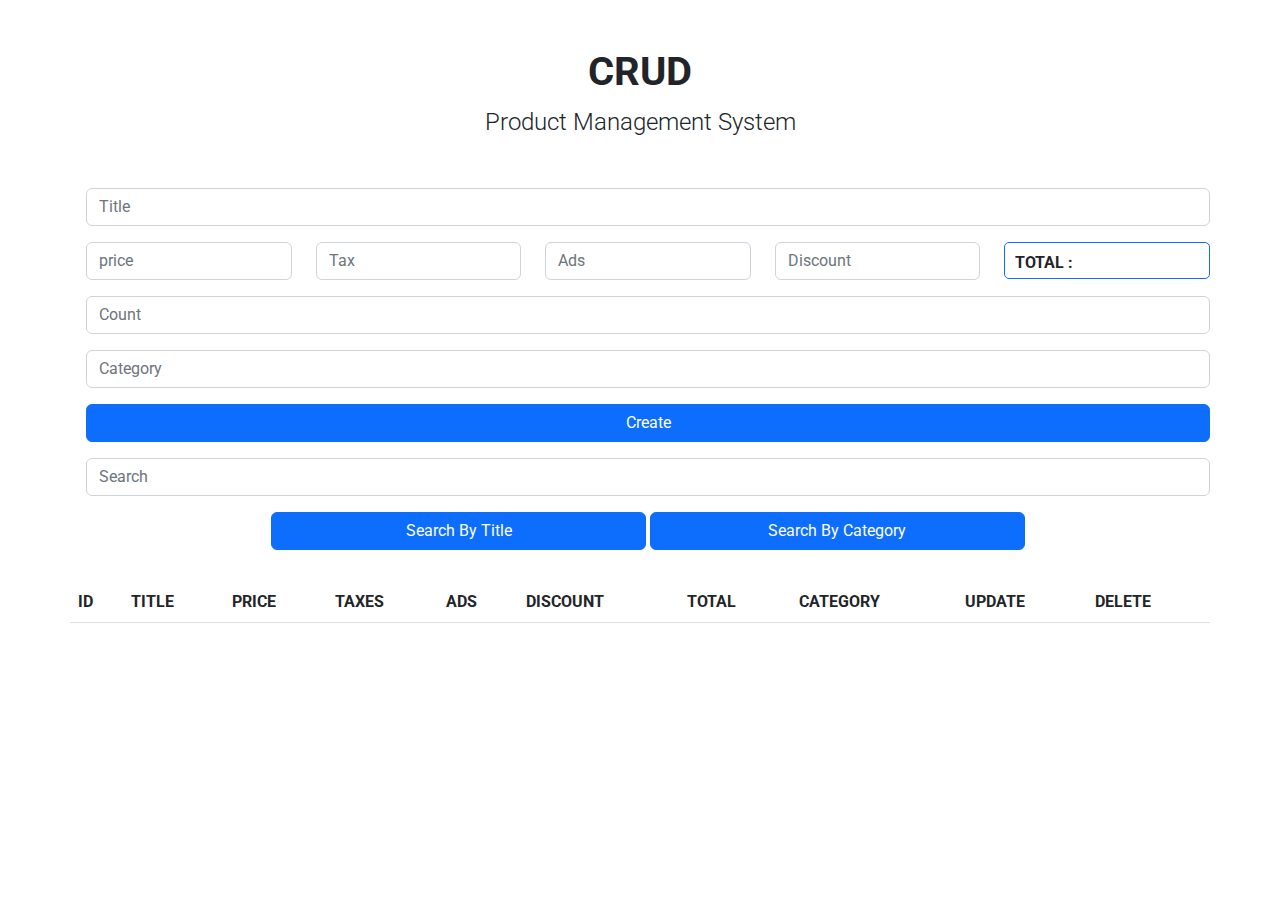
<file: Crud System/index.html>
<!DOCTYPE html>
<html lang="en">
  <head>
    <meta charset="UTF-8" />
    <meta http-equiv="X-UA-Compatible" content="IE=edge" />
    <meta name="viewport" content="width=device-width, initial-scale=1.0" />
    <title>CRUD System</title>
    <link rel="preconnect" href="https://fonts.googleapis.com" />
    <link rel="preconnect" href="https://fonts.gstatic.com" crossorigin />

    <link
      href="https://fonts.googleapis.com/css2?family=Anton&family=Cairo:wght@700&family=Fraunces:opsz,wght@9..144,400;9..144,500;9..144,600&family=Jomhuria&family=Jomolhari&family=Lato:ital,wght@0,100;0,300;0,400;0,700;0,900;1,300;1,900&family=Loved+by+the+King&family=Open+Sans:ital,wght@0,300;0,400;0,700;0,800;1,300&family=Patrick+Hand&family=Roboto:wght@100;300;400&family=Work+Sans:wght@200;300;400;500;600&display=swap"
      rel="stylesheet"
    />

    <link rel="stylesheet" href="css/bootstrap-icons.css" />
    <link rel="stylesheet" href="css/bootstrap.css" />
    <link rel="stylesheet" href="css/master.css" />
    <script src="js/bootstrap.bundle.js"></script>
  </head>

  <body>
    <main class="container-fluid">
      <header class="container text-center mt-5 mb-5">
        <h2 class="fw-bold fs-1">CRUD</h2>
        <p class="lead fs-4">Product Management System</p>
      </header>
      <section class="inputs container ps-3">
        <div class="row mb-3">
          <div class="col">
            <input
              type="text"
              class="form-control"
              placeholder="Title"
              aria-label="Title"
              id="title"
            />
          </div>
        </div>
        <div class="row mb-3">
          <div class="col">
            <input
              onkeyup="getTotal() "
              type="number"
              class="form-control"
              placeholder="price"
              aria-label="First name"
              id="price"
            />
          </div>
          <div class="col">
            <input
              onkeyup="getTotal() "
              type="number"
              class="form-control"
              placeholder="Tax"
              aria-label="Last name"
              id="tax"
            />
          </div>
          <div class="col">
            <input
              onkeyup="getTotal() "
              type="Number"
              class="form-control"
              placeholder="Ads"
              aria-label="First name"
              id="ads"
            />
          </div>
          <div class="col">
            <input
              onkeyup="getTotal() "
              type="number"
              class="form-control"
              placeholder="Discount"
              aria-label="Last name"
              id="discount"
            />
          </div>
          <div class="col">
            <div class="toot" id="total"></div>
          </div>
        </div>
        <div class="row mb-3">
          <div class="col">
            <input
              type="number"
              class="form-control"
              placeholder="Count"
              aria-label="Title"
              id="count"
            />
          </div>
        </div>
        <div class="row mb-3">
          <div class="col">
            <input
              type="text"
              class="form-control"
              placeholder="Category"
              aria-label="Title"
              id="category"
            />
          </div>
        </div>
        <div class="row mb-3">
          <div class="d-grid">
            <button id="create" class="btn btn-primary" type="button">
              Create
            </button>
          </div>
        </div>
        <div class="row mb-3">
          <div class="col">
            <input
              onkeyup="searchData(this.value)"
              type="text"
              class="form-control"
              placeholder="Search"
              aria-label="Title"
              id="search"
            />
          </div>
        </div>
        <div class="row mb-3 text-center search">
          <div class="d-grid gap-2 d-md-block">
            <button
              onclick="changeSearchMood(this.id)"
              id="search-by-title"
              class="btn btn-primary col-md-4"
              type="button"
            >
              Search By Title
            </button>
            <button
              onclick="changeSearchMood(this.id)"
              id="search-by-category"
              class="btn btn-primary col-md-4"
              type="button"
            >
              Search By Category
            </button>
          </div>
        </div>
        <div class="row mb-3">
          <div class="d-grid">
            <button
              onclick="deleteAll()"
              id="delete-all"
              class="btn btn-primary"
              type="button"
            >
              Delete All
            </button>
          </div>
        </div>
      </section>
      <section class="outputs container table-responsive">
        <table class="table table-striped">
          <thead>
            <tr>
              <th scope="col">ID</th>
              <th scope="col">TITLE</th>
              <th scope="col">PRICE</th>
              <th scope="col">TAXES</th>
              <th scope="col">ADS</th>
              <th scope="col">DISCOUNT</th>
              <th scope="col">TOTAL</th>
              <th scope="col">CATEGORY</th>
              <th scope="col">UPDATE</th>
              <th scope="col">DELETE</th>
            </tr>
          </thead>
          <tbody id="tbody"></tbody>
        </table>
      </section>

      <script src="js/master.js"></script>
    </main>
  </body>
</html>
</file>
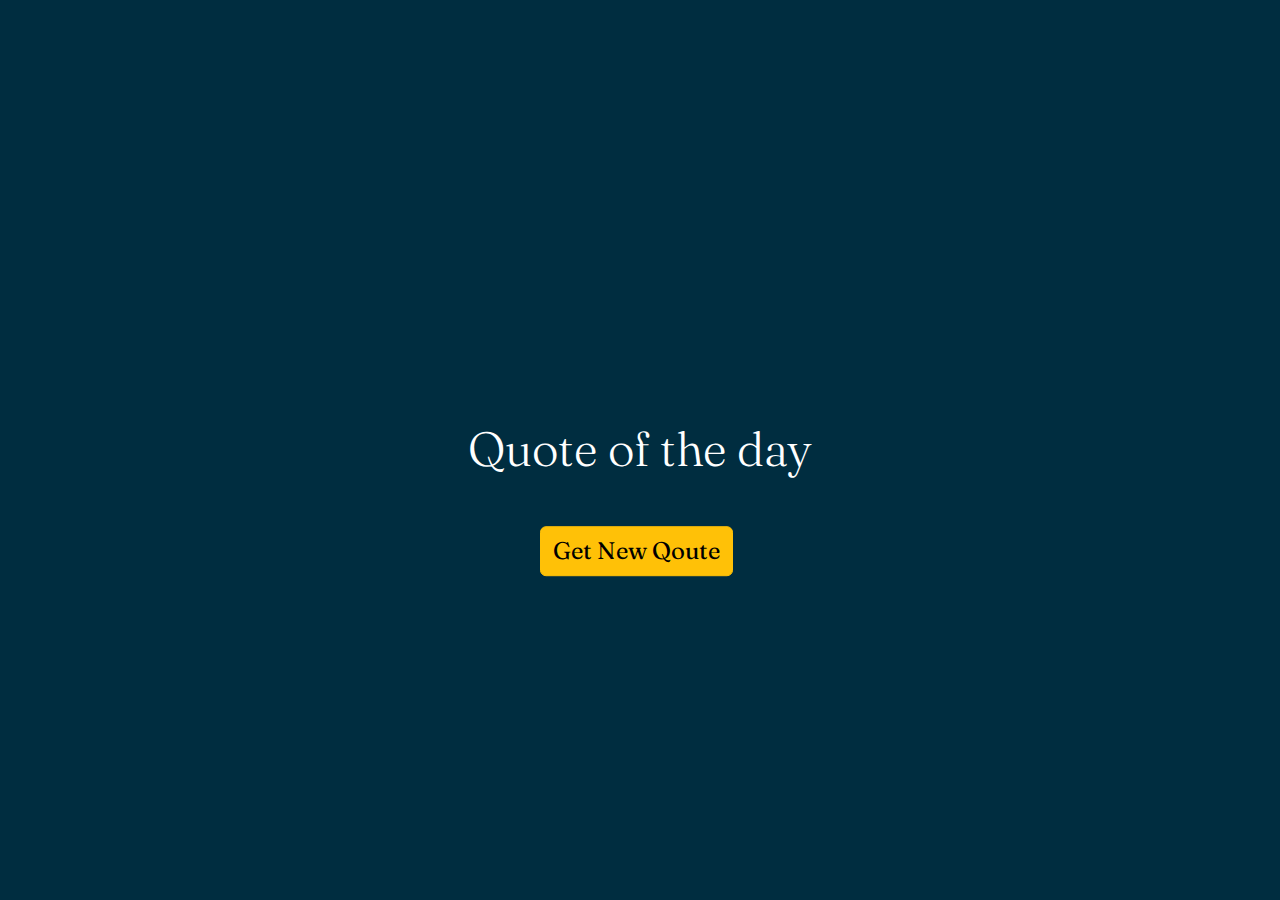
<file: Generate Random Qoutes/index.html>
<!DOCTYPE html>
<html lang="en">
  <head>
    <meta charset="UTF-8" />
    <meta http-equiv="X-UA-Compatible" content="IE=edge" />
    <meta name="viewport" content="width=device-width, initial-scale=1.0" />
    <title>Get New Qoute</title>
   
    <link rel="preconnect" href="https://fonts.googleapis.com">
    <link rel="preconnect" href="https://fonts.gstatic.com" crossorigin>

    <link href="https://fonts.googleapis.com/css2?family=Anton&family=Cairo:wght@700&family=Fraunces:opsz,wght@9..144,400;9..144,500;9..144,600&family=Jomhuria&family=Jomolhari&family=Lato:ital,wght@0,100;0,300;0,400;0,700;0,900;1,300;1,900&family=Loved+by+the+King&family=Open+Sans:ital,wght@0,300;0,400;0,700;0,800;1,300&family=Patrick+Hand&family=Roboto:wght@100;300;400&family=Work+Sans:wght@200;300;400;500;600&display=swap" rel="stylesheet">

    <link rel="icon" href="images/bakery-logo.png" />
    <link rel="stylesheet" href="css/bootstrap-icons.css" />
    <link rel="stylesheet" href="css/bootstrap.css" />
    <link rel="stylesheet" href="css/master.css" />
    <script src="js/bootstrap.bundle.js"></script>
  </head>
  <body>
    <main class="container-fluid ">
        <!-- Start of header -->
        <header>
            <div class="qoute-wrapper container position-absolute top-50 start-50 translate-middle ">
                <div class="row">
                  <div class=" text-center pt-5 ">
                    <h1 class=" mt-5 display-5 text-white">Quote of the day</h1>
                    <h1 id="qoute-text" class="bf mt-3 fw-bold text-white mb-3 "></h1>
                    <p id="qoute-author" class="lead text-white mb-5 fs-3"></p>
                    <button id="qoute-btn" type="button" class="btn btn-warning fs-4 me-2">Get New Qoute</button>
                  </div>
                  
              </div>
        </header>
        <!-- End of header -->
    <script src="js/master.js"></script>
  </body>
</html>
</file>
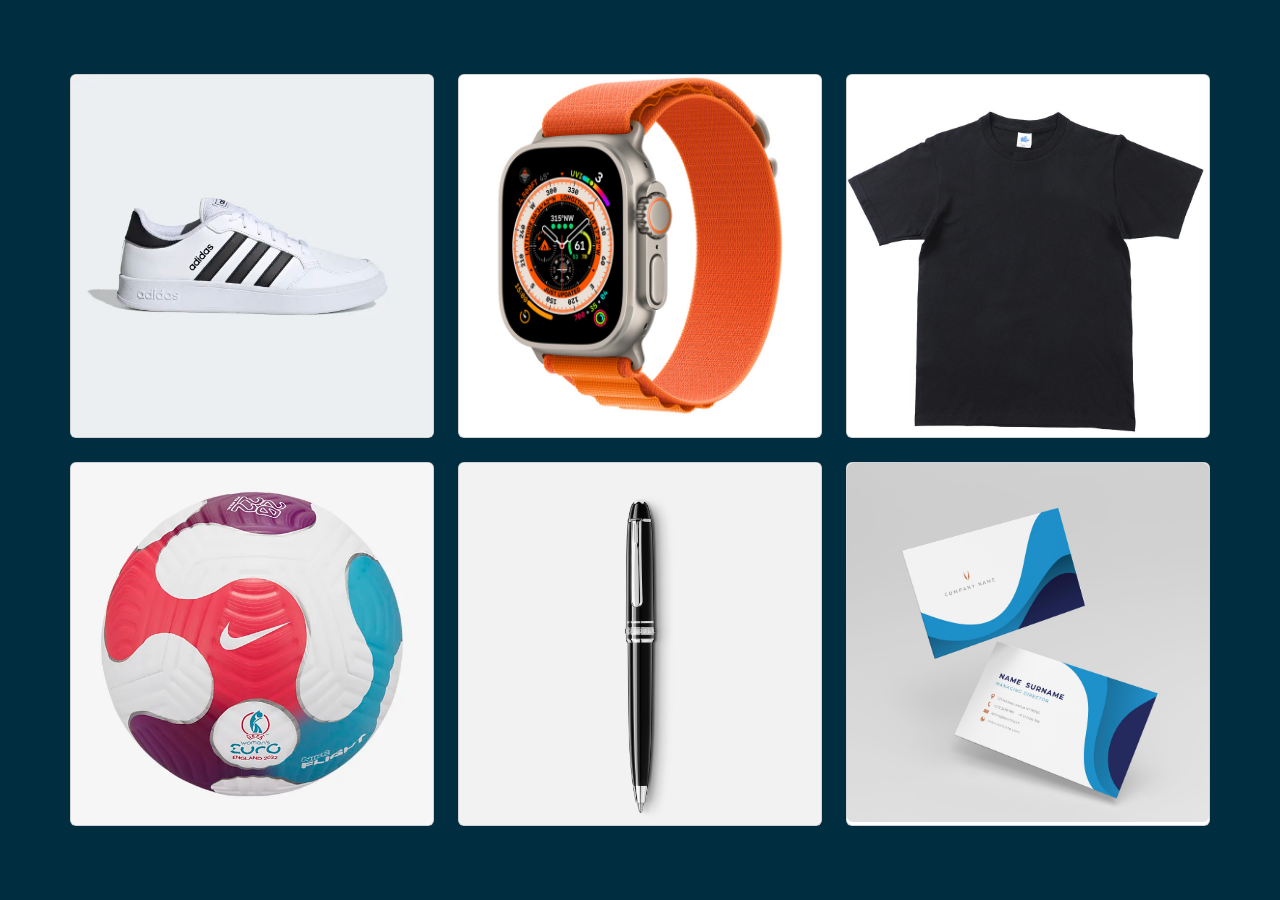
<file: Popup Box/index.html>
<!DOCTYPE html>
<html lang="en">
  <head>
    <meta charset="UTF-8" />
    <meta http-equiv="X-UA-Compatible" content="IE=edge" />
    <meta name="viewport" content="width=device-width, initial-scale=1.0" />
    <title>Popup Box</title>
    <link rel="preconnect" href="https://fonts.googleapis.com">
    <link rel="preconnect" href="https://fonts.gstatic.com" crossorigin>
    <link href="https://fonts.googleapis.com/css2?family=Anton&family=Cairo:wght@700&family=Fraunces:opsz,wght@9..144,400;9..144,500;9..144,600&family=Jomhuria&family=Jomolhari&family=Lato:ital,wght@0,100;0,300;0,400;0,700;0,900;1,300;1,900&family=Loved+by+the+King&family=Open+Sans:ital,wght@0,300;0,400;0,700;0,800;1,300&family=Patrick+Hand&family=Roboto:wght@100;300;400&family=Work+Sans:wght@200;300;400;500;600&display=swap" rel="stylesheet">
    <link rel="icon" href="images/bakery-logo.png" />
    <link rel="stylesheet" href="css/bootstrap-icons.css" />
    <link rel="stylesheet" href="css/bootstrap.css" />
    <link rel="stylesheet" href="css/master.css" />
    <script src="js/bootstrap.bundle.js"></script>
  </head>
  <body>
    <main class="container-fluid ">
        <!-- Start of header -->
        <header>
          <div class="container"> 
          <div class="image-container text-center mx-auto pt-4">
            <div class="row row-cols-1 row-cols-md-3 row-cols-sm-2">
                <div class="col mb-4">
                  <div class="card h-100">
                    <img src="images/shoes.webp" class="card-img-top rounded" alt="...">
                    </div>
                  </div>
                  <div class="col mb-4">
                    <div class="card h-100">
                      <img src="images/watch.jfif" class="card-img-top rounded" alt="...">
                      </div>
                    </div>
                      <div class="col mb-4">
                        <div class="card h-100">
                          <img src="images/tshirt.jpeg" class="card-img-top rounded" alt="...">
                          </div>
                        </div>
                        <div class="col mb-4">
                          <div class="card h-100">
                            <img src="images/ball.webp" class="card-img-top rounded" alt="...">
                            </div>
                          </div>
                        <div class="col mb-4">
                          <div class="card h-100">
                            <img src="images/pen.webp" class="card-img-top rounded" alt="...">
                            </div>
                          </div>
                          <div class="col mb-4">
                            <div class="card h-100">
                              <img src="images/card.jpg" class="card-img-top rounded" alt="...">
                              </div>
                            </div>
              </div>
              </div>
              <div class="popup-image">
                <span>&times;</span>
                <img src="images/shoes.webp" class="card-img-top rounded" alt="...">
                <i class="right-icon bi bi-arrow-right-circle fs-1"></i>
                <i class="left-icon bi bi-arrow-left-circle fs-1"></i>
              </div>
                </div>
        </header>
        <!-- End of header -->
    <script src="js/master.js"></script>
  </body>
</html>
</file>
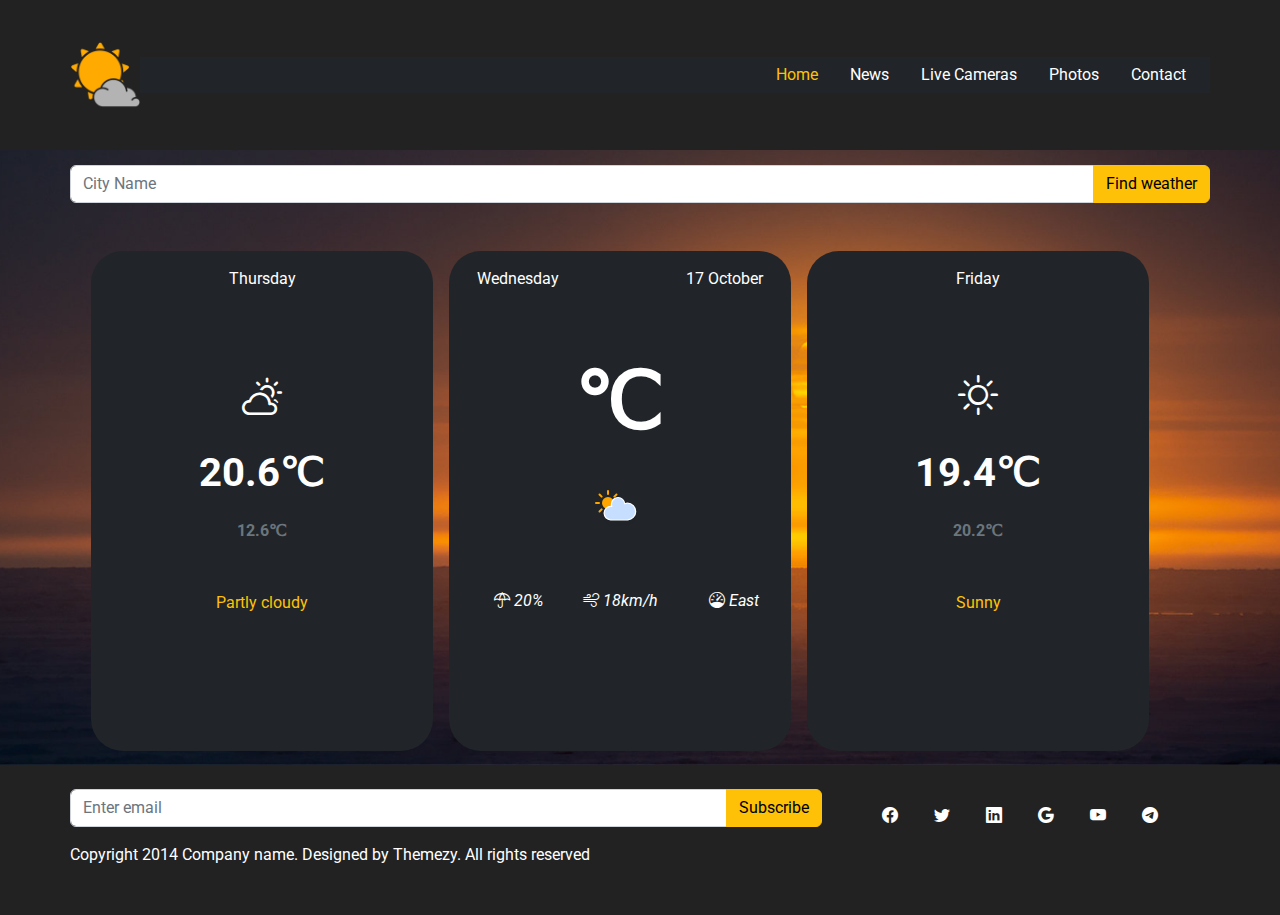
<file: Weather App/index.html>
<!DOCTYPE html>
<html lang="en">
  <head>
    <meta charset="UTF-8" />
    <meta http-equiv="X-UA-Compatible" content="IE=edge" />
    <meta name="viewport" content="width=device-width, initial-scale=1.0" />
    <title>Wethear App</title>
   
    <link rel="preconnect" href="https://fonts.googleapis.com">
    <link rel="preconnect" href="https://fonts.gstatic.com" crossorigin>

    <link href="https://fonts.googleapis.com/css2?family=Anton&family=Cairo:wght@700&family=Fraunces:opsz,wght@9..144,400;9..144,500;9..144,600&family=Jomhuria&family=Jomolhari&family=Lato:ital,wght@0,100;0,300;0,400;0,700;0,900;1,300;1,900&family=Loved+by+the+King&family=Open+Sans:ital,wght@0,300;0,400;0,700;0,800;1,300&family=Patrick+Hand&family=Roboto:wght@100;300;400&family=Work+Sans:wght@200;300;400;500;600&display=swap" rel="stylesheet">

    <link rel="icon" href="" />
    <link rel="stylesheet" href="css/bootstrap-icons.css" />
    <link rel="stylesheet" href="css/bootstrap.css" />
    <link rel="stylesheet" href="css/master.css" />
    <script src="js/bootstrap.bundle.js"></script>
  </head>

  <body>
    <main class="container-fluid ">
       <!-- nav bar  -->
       <nav
       class="navbar navbar-expand-lg sticky-top col-12 position-absolute">
       <div class="container">
     <div class="logo">
      <img src="images/weather-icon-png-11067.png" alt="">     
    </div>
         <button
           class="navbar-toggler text-white "
           type="button"
           data-bs-toggle="collapse"
           data-bs-target="#navbarSupportedContent"
           aria-controls="navbarSupportedContent"
           aria-expanded="false"
           aria-label="Toggle navigation">
           <span class="navbar-toggler-icon bg-warning"></span>
         </button>
         <div class="collapse navbar-collapse bg-dark" id="navbarSupportedContent">
           <ul class="navbar-nav ms-auto mb-2 mb-lg-0 ">
             <li class="nav-item me-md-3">
               <a class="nav-link active display-6 text-warning" href="">Home</a>
             </li>
             <li class="nav-item me-md-3">
               <a class="nav-link display-6" text-white href="">News</a>
             </li>
             <li class="nav-item me-md-3">
               <a class="nav-link display-6" href="">Live Cameras</a>
             </li>
             <li class="nav-item me-md-3">
               <a class="nav-link display-6" href="">Photos</a>
             </li>
             <li class="nav-item me-md-3">
               <a class="nav-link display-6" href="">Contact</a>
             </li>
           </ul>
         </div>
       </div>
     </nav>
     <!-- End of Nav -->

        <!-- Start of header -->
        <header>
            <div class="header-content container">
                <div class="header-content-inner row ">

                  <section class="search">
                  <div class="col-md-12 ">
                    <div class="input-group search-bar">
                      <input id="search-input" type="text" class="form-control" placeholder="City Name" aria-label="Recipient's username" aria-describedby="button-addon2">
                      <button class="btn btn-warning border-rad" type="submit" id="button-addon2" required autocomplete="off">Find weather</button>
                    </div>
                </div>
                  </section>

                  <section class="wethear">
                  <div class="card-cont row row-cols-3 col-md-12 col-sm-12 ">
                    <div class="weather-card-1 col-md-4 col-sm-4 bg-dark mt-5 rounded-5  me-3 card-hidden">
                      <div class="weather-day text-white mt-3 text-center">
                        <span class="">Thursday</span>
                      </div>
                    <div class="w-content">
                    <div class="icon text-center">
                      <i class="bi bi-cloud-sun text-white fs-1  "></i>
                    </div>
                    <div class="celsius-2 text-center">
                      <p class="celsius-degree-large mt-3 text-white fw-bold ">20.6&#8451;</p>
                      <p class="celsius-degree-small text-secondary fw-bold ">12.6&#8451;</p>
                      <p class="weather-condition text-warning  mt-5">Partly cloudy</p>
                    </div>
                    </div>
                    </div>
                    <div class="weather-card-1 col-md-4  col-sm-4 bg-dark mt-5 rounded-5 me-3 ">
                      <div class="weather-day text-white  mt-3">
                        <span class="float-start ms-3">Wednesday</span>
                        <span class="float-end me-3 weather-date">17 October</span>
                      </div>
                      <div class="city text-center">
                        <p id="My-location" class="mt-4 text-warning  fw-bold fs-4"></p>
                      </div>
                      <div class="celsius text-center">
                        <p class="celsius-degree mt-3 text-white fw-bold "><span id="temperature-value"> </span><span id="unit">&#8451;</span> </p>
                      </div>
                      <div class="icon text-center mb-5">
                        <!-- <i id="temperature-icon" class="bi bi-cloud-rain text-white fs-1 text-center"></i> -->
                        <img id="temperature-icon" src="icons/cloudy-and-sun.svg" alt="">
                      </div>
                      <div class="climate text-center">
                        <p id="climate-value" class="weather-condition text-warning "></p>
                      </div>
                      <div class="weather-info row row-cols-3 text-white text-center mt-5">
                        <div>
                          <i class="bi bi-umbrella fs-6 ms-4"> 20%</i>
                        </div>
                        <div>
                          <i class="bi bi-wind fs-6 "> 18km/h</i>
                        </div>
                        <div>
                          <i class="bi bi-speedometer fs-6 "> East</i>
                        </div>
                      </div>
                    </div>
                    <div class="weather-card-1 col-md-4  col-sm-4 bg-dark mt-5 rounded-5 me-3 card-hidden">
                      <div class="weather-day text-white mt-3 text-center">
                        <span class="">Friday</span>
                      </div>
                  <div class="w-content">
                    <div class="icon text-center">
                      <i class="bi bi-brightness-high text-white fs-1  "></i>
                    </div>
                    <div class="celsius-2 text-center">
                      <p class="celsius-degree-large mt-3 text-white fw-bold ">19.4&#8451;</p>
                      <p class="celsius-degree-small text-secondary fw-bold ">20.2&#8451;</p>
                      <p class="weather-condition text-warning mt-5">Sunny</p>
                    </div>
                  </div>
                    </div>
                  </div>
                 </section>
              </div>
        </header>
        <!-- End of header -->

      <!-- Start Footer  -->
      <footer >
        <div class="container pb-2">
          <div class="row align-items-center ">
            <div class="col-lg-8 pr-lg-4 rounded-3">
              <div class="input-group mt-4">
                <input type="text" class="form-control" placeholder="Enter email" aria-label="Recipient's username" aria-describedby="button-addon2">
                <button class="btn btn-warning border-rad" type="button" id="button-addon2">Subscribe</button>
              </div>
                <p class="mt-3 text-white">Copyright 2014 Company name. Designed by Themezy. All rights reserved</p>
            </div>
            <div class="col-lg-4 align-self mb-lg-0 pl-xl-5 ps-5">
                <div class="columns-2 ">
                  <ul class="list-unstyled">
                      <li class="list-inline-item "><a href="#"><i class="bi bi-facebook pe-4 "></i></a></li>
                      <li class="list-inline-item" ><a  href="#"><i class="bi bi-twitter pe-4 "></i></a></li>
                      <li class="list-inline-item"><a href="#"><i class="bi bi-linkedin pe-4 "></i></a></li>
                      <li class="list-inline-item" ><a href="#"><i class="bi bi-google pe-4 "></i></a></li>
                      <li class="list-inline-item" ><a  href="#"><i class="bi bi-youtube pe-4 "></i></a></li>
                      <li class="list-inline-item" ><a  href="#"><i class="bi bi-telegram pe-4 "></i></a></li>
                  </ul>
  </div>
            </div>
          </div>
        </div>
    </footer>
          <!-- End Footer  -->
    <script src="js/master.js"></script>
  </body>
</html>
</file>
<file: Crud System/css/master.css>
:root {
  --main--color: #ff414d;
}

body {
  font-family: "Roboto", sans-serif;
  margin: 0;
  padding: 0;
  box-sizing: border-box;
}
.toot {
  /* width: 200px; */
  height: 37px;
  padding: 4px 10px;
  border: 1px solid #0d6efd;
  border-radius: 5px;
  -webkit-border-radius: 5px;
  -moz-border-radius: 5px;
  -ms-border-radius: 5px;
  -o-border-radius: 5px;
  /* margin-top: 30px; */
  line-height: 2;
  font-weight: bold;
  background-color: #fff;
}
.toot::before {
  content: " TOTAL :  ";
}
#delete-all {
  display: none;
}
#update,
#delete {
  height: 37px;
  padding: 4px 10px;
  border: 1px solid;
  border-radius: 5px;
  -webkit-border-radius: 5px;
  -moz-border-radius: 5px;
  -ms-border-radius: 5px;
  -o-border-radius: 5px;
  background-color: #0d6efd;
  color: white;
  letter-spacing: 2px;
}
#update:hover,
#delete:hover {
  background-color: white;
  color: black;
}
</file>
<file: Generate Random Qoutes/css/master.css>
body {
  font-family: "Fraunces", serif;
  margin: 0;
  padding: 0;
  box-sizing: border-box;
}

/* Start Header */
header {
  background-color: #002d40;
  min-height: 100vh;
  display: flex;
  justify-content: center;
  align-items: center;
}
header h1.bf {
  font-size: 100px;
}
/* End Header */
</file>
<file: Popup Box/css/master.css>
body {
  font-family: "Fraunces", serif;
  margin: 0;
  padding: 0;
  box-sizing: border-box;
}

/* Start Header */
header {
  background-color: #002d40;
  min-height: 100vh;
  padding-top: 0;
  display: flex;
  justify-content: center;
  align-items: center;
}

.card {
  position: relative;
  top: 0;
  transition: top ease 0.5s;
  -webkit-transition: top ease 0.5s;
  -moz-transition: top ease 0.5s;
  -ms-transition: top ease 0.5s;
  -o-transition: top ease 0.5s;
}

.card:hover {
  top: -15px;
  box-shadow: rgba(0, 0, 0, 0.24) 0px 3px 8px;
  cursor: pointer;
}

.popup-image {
  position: fixed;
  top: 0;
  left: 0;
  background: rgba(0, 0, 0, 0.9);
  height: 100%;
  width: 100%;
  z-index: 100;
  display: none;
}
.popup-image span {
  position: absolute;
  top: 0;
  right: 10px;
  font-size: 60px;
  font-weight: bolder;
  color: white;
  cursor: pointer;
  z-index: 100;
}
.popup-image img {
  position: absolute;
  top: 50%;
  left: 50%;
  transform: translate(-50%, -50%);
  -webkit-transform: translate(-50%, -50%);
  -moz-transform: translate(-50%, -50%);
  -ms-transform: translate(-50%, -50%);
  -o-transform: translate(-50%, -50%);
  border: 5px solid #1aa6b7;
  border-radius: 5px;
  -webkit-border-radius: 5px;
  -moz-border-radius: 5px;
  -ms-border-radius: 5px;
  -o-border-radius: 5px;
  width: 750px;
  object-fit: cover;
}
.left-icon {
  position: absolute;
  top: 50%;
  left: 33%;
  transform: translate(-50%, -50%);
  -webkit-transform: translate(-50%, -50%);
  -moz-transform: translate(-50%, -50%);
  -ms-transform: translate(-50%, -50%);
  -o-transform: translate(-50%, -50%);
  cursor: pointer;
}
.right-icon {
  position: absolute;
  top: 50%;
  right: 31%;
  transform: translate(-50%, -50%);
  -webkit-transform: translate(-50%, -50%);
  -moz-transform: translate(-50%, -50%);
  -ms-transform: translate(-50%, -50%);
  -o-transform: translate(-50%, -50%);
  cursor: pointer;
}
@media (max-width: 768px) {
  .popup-image img {
    width: 95%;
  }
}
/* End Header */
</file>
<file: Weather App/css/master.css>
body {
  font-family: "Roboto", sans-serif;
  margin: 0;
  padding: 0;
  box-sizing: border-box;
}

/* Start Navbar */
.navbar {
  height: 150px;
  background-color: #222;
}
.logo {
  overflow: hidden;
}
.logo img {
  width: 70px;
}

.navbar .navbar-nav .nav-item a {
  color: white;
}
.navbar .navbar-nav .nav-item a:hover {
  color: #ffc107;
}

/* End Navbar */

/* Start Header */
header {
  background: url(../images/sun.jpg) center/cover no-repeat;
  height: 85vh;
  display: flex;
  justify-content: center;
  align-items: center;
}
.header-content-inner {
  display: flex;
  justify-content: center;
  align-items: center;
  margin-top: 150px;
}
header h1.bf {
  font-size: 100px;
}
/* End Header */

/* Start footer */
footer {
  min-height: 150px;
  background: #222;
}
.columns-2 ul li a,
.columns-3 ul li a,
.columns-4 ul li a,
.columns-5 i {
  color: white;
  transition: 0.5s;
  -webkit-transition: 0.5s;
  -moz-transition: 0.5s;
  -ms-transition: 0.5s;
  -o-transition: 0.5s;
}
.columns-2 ul li a:hover,
.columns-3 ul li a:hover,
.columns-4 ul li a:hover,
.columns-5 i {
  color: #ffc107;
}
/* End footer */

.weather-card-1 {
  height: 500px;
  width: 30%;
}
.card-cont {
  display: flex;
  justify-content: center;
  align-items: center;
}
.weather-card-1 .weather-day {
  height: 10%;
  width: 100%;
}
.celsius .celsius-degree {
  font-size: 80px;
}
.celsius-2 .celsius-degree-large {
  font-size: 40px;
}
.w-content {
  margin-top: 50px;
}

@media (max-width: 768px) {
  .weather-card-1 {
    min-height: 300px;
    width: 30%;
  }
  .weather-card-1 .weather-day {
    height: 10%;
    width: 100%;
  }
  .weather-date {
    display: none;
  }
  .celsius .celsius-degree {
    font-size: 50px;
  }
  .celsius-2 .celsius-degree-large {
    font-size: 20px;
  }
  .search-bar {
    margin-top: 50px;
  }
}
@media (max-width: 992px) {
  .weather-date {
    display: none;
  }
  .weather-day {
    display: flex;
    justify-content: center;
  }
}
@media (max-width: 576px) {
  .card-hidden {
    display: none;
  }
  .search {
    width: 80%;
  }
  /* .search-bar {
    margin-top: -260px;
  } */
  .weather-card-1 {
    height: 320px;
    width: 80%;
    margin-bottom: 50px;
  }

  .weather-info {
    display: none;
  }
}
</file>
